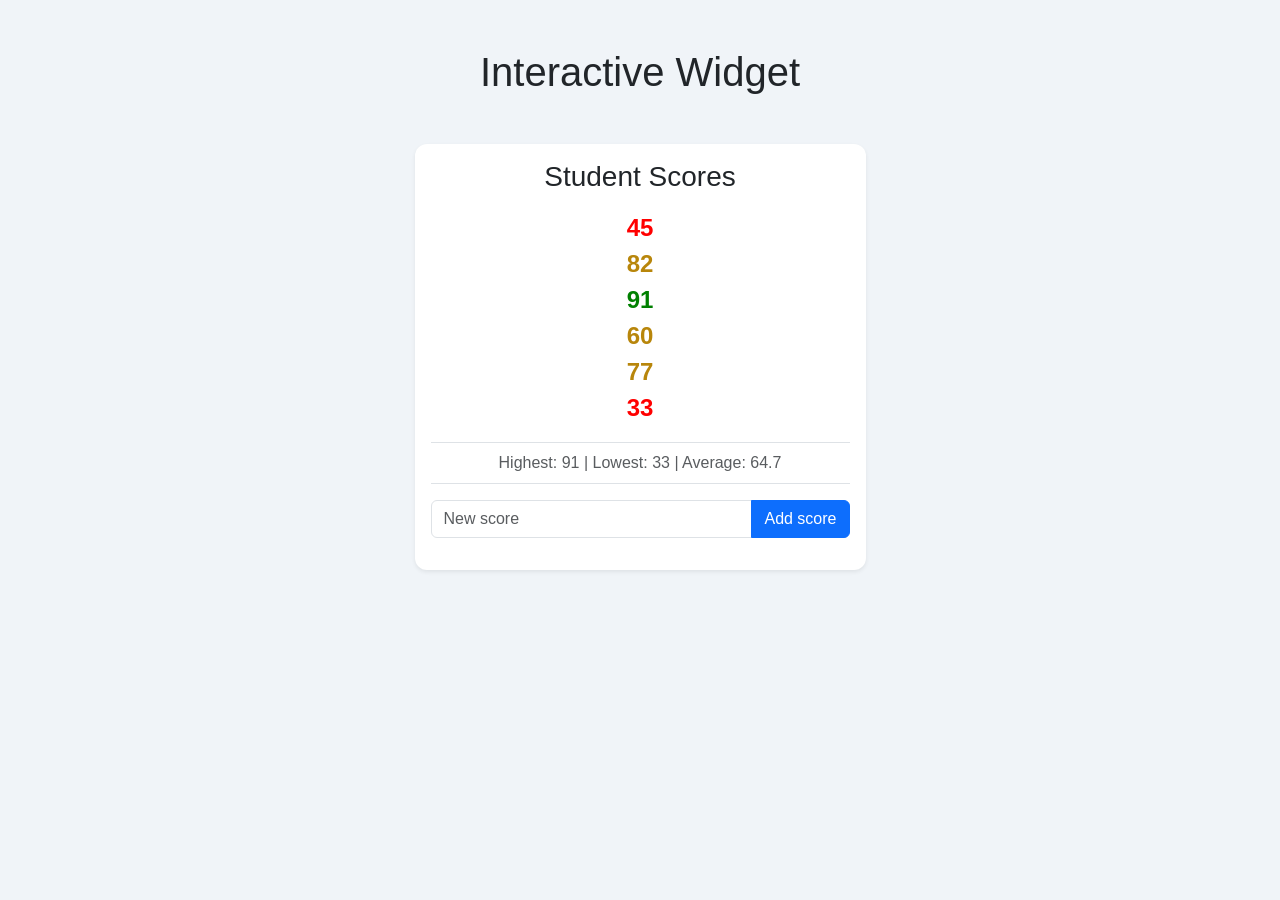
<file: Homework-Task4/Task4/index.html>
<!DOCTYPE html>
<html lang="en">
<head>
    <meta charset="UTF-8">
    <meta name="viewport" content="width=device-width, initial-scale=1.0">
    <title>Interactive Mini-Applications</title>
    <!-- Bootstrap 5 CSS -->
    <link href="https://cdn.jsdelivr.net/npm/bootstrap@5.3.3/dist/css/bootstrap.min.css" rel="stylesheet" integrity="sha384-QWTKZyjpPEjISv5WaRU9OFeRpok6YctnYmDr5pNlyT2bRjXh0JMhjY6hW+ALEwIH" crossorigin="anonymous">
    <!-- Custom CSS -->
    <link rel="stylesheet" href="style.css">
</head>
<body>

    <div class="container my-5">
        <h1 class="text-center mb-5">Interactive Widget</h1>
        <div class="row justify-content-center g-4">

            <!-- Widget 1: Profile Card -->
            <div class="col-lg-5 col-md-8">
                <div class="card h-100 shadow-sm">
                    <div class="card-body">
                        <h3 class="card-title text-center mb-3">Student Scores</h3>
                        
                        <div id="score-list" class="text-center fs-4 mb-3"></div>

                        <p id="score-summary" class="text-center text-muted border-top border-bottom py-2 my-3"></p>

                        <div class="input-group mb-3">
                            <input type="number" id="new-score-input" class="form-control" placeholder="New score">
                            <button class="btn btn-primary" type="button" id="add-score-btn">Add score</button>
                        </div>
                    </div>
                </div>
            </div>

        </div>
    </div>

    <!-- Custom JavaScript -->
    <script src="script.js"></script>
</body>
</html>
</file>
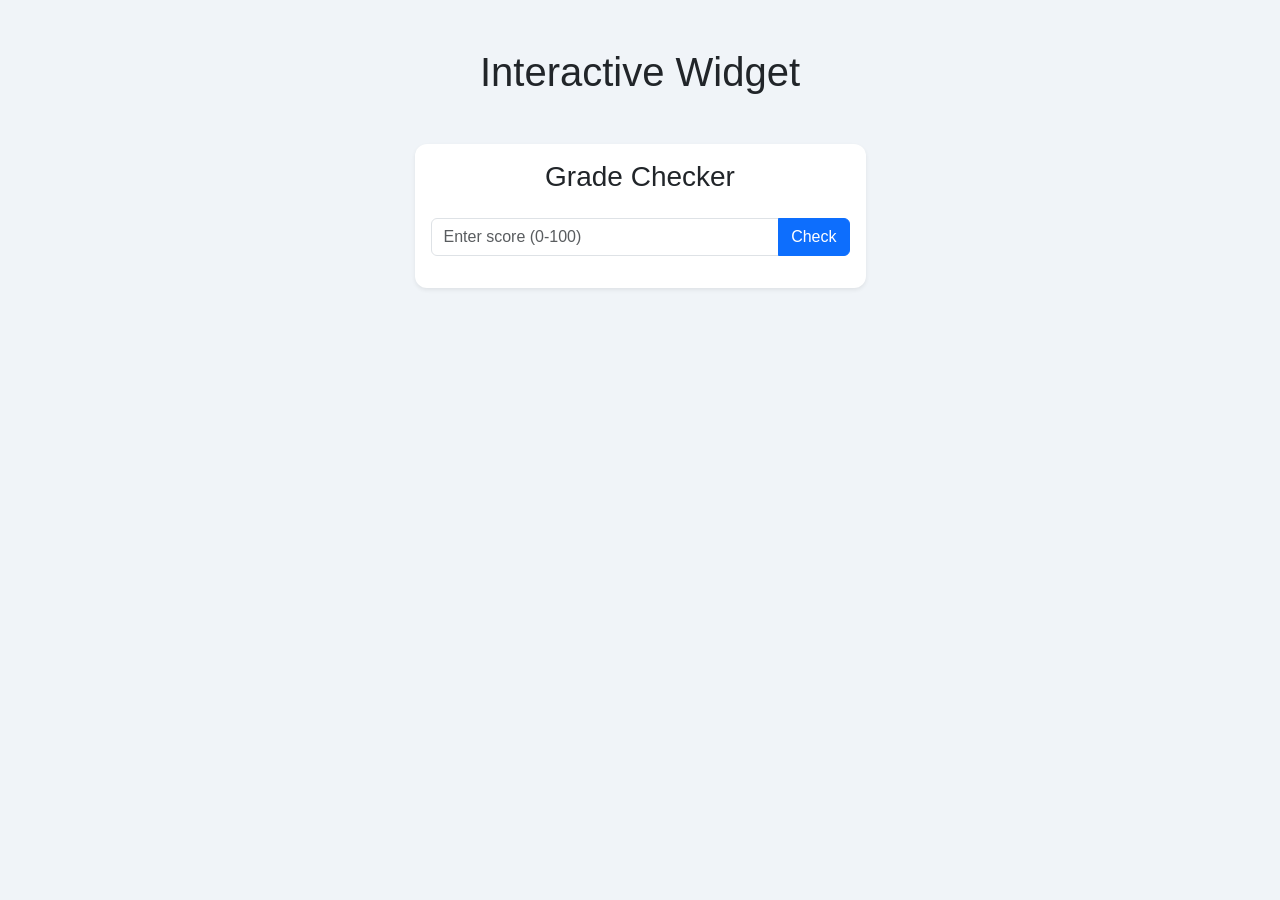
<file: Homework-Task4/HW/Task2/index.html>
<!DOCTYPE html>
<html lang="en">
<head>
    <meta charset="UTF-8">
    <meta name="viewport" content="width=device-width, initial-scale=1.0">
    <title>Interactive Mini-Applications</title>
    <!-- Bootstrap 5 CSS -->
    <link href="https://cdn.jsdelivr.net/npm/bootstrap@5.3.3/dist/css/bootstrap.min.css" rel="stylesheet" integrity="sha384-QWTKZyjpPEjISv5WaRU9OFeRpok6YctnYmDr5pNlyT2bRjXh0JMhjY6hW+ALEwIH" crossorigin="anonymous">
    <!-- Custom CSS -->
    <link rel="stylesheet" href="style.css">
</head>
<body>

    <div class="container my-5">
        <h1 class="text-center mb-5">Interactive Widget</h1>
        <div class="row justify-content-center g-4">

            <!-- Widget 1: Profile Card -->
            <div class="col-lg-5 col-md-8">
                <div class="card h-100 shadow-sm">
                    <div class="card-body">
                        <h3 class="card-title text-center mb-4">Grade Checker</h3>
                        <div class="input-group mb-3">
                            <input type="number" id="score-input" class="form-control" placeholder="Enter score (0-100)" min="0" max="100">
                            <button class="btn btn-primary" type="button" id="check-grade-btn">Check</button>
                        </div>
                        <div class="text-center">
                            <p id="grade-result" class="fs-5 fw-bold mt-3"></p>
                        </div>
                    </div>
                </div>
            </div>

        </div>
    </div>

    <!-- Custom JavaScript -->
    <script src="script.js"></script>
</body>
</html>
</file>
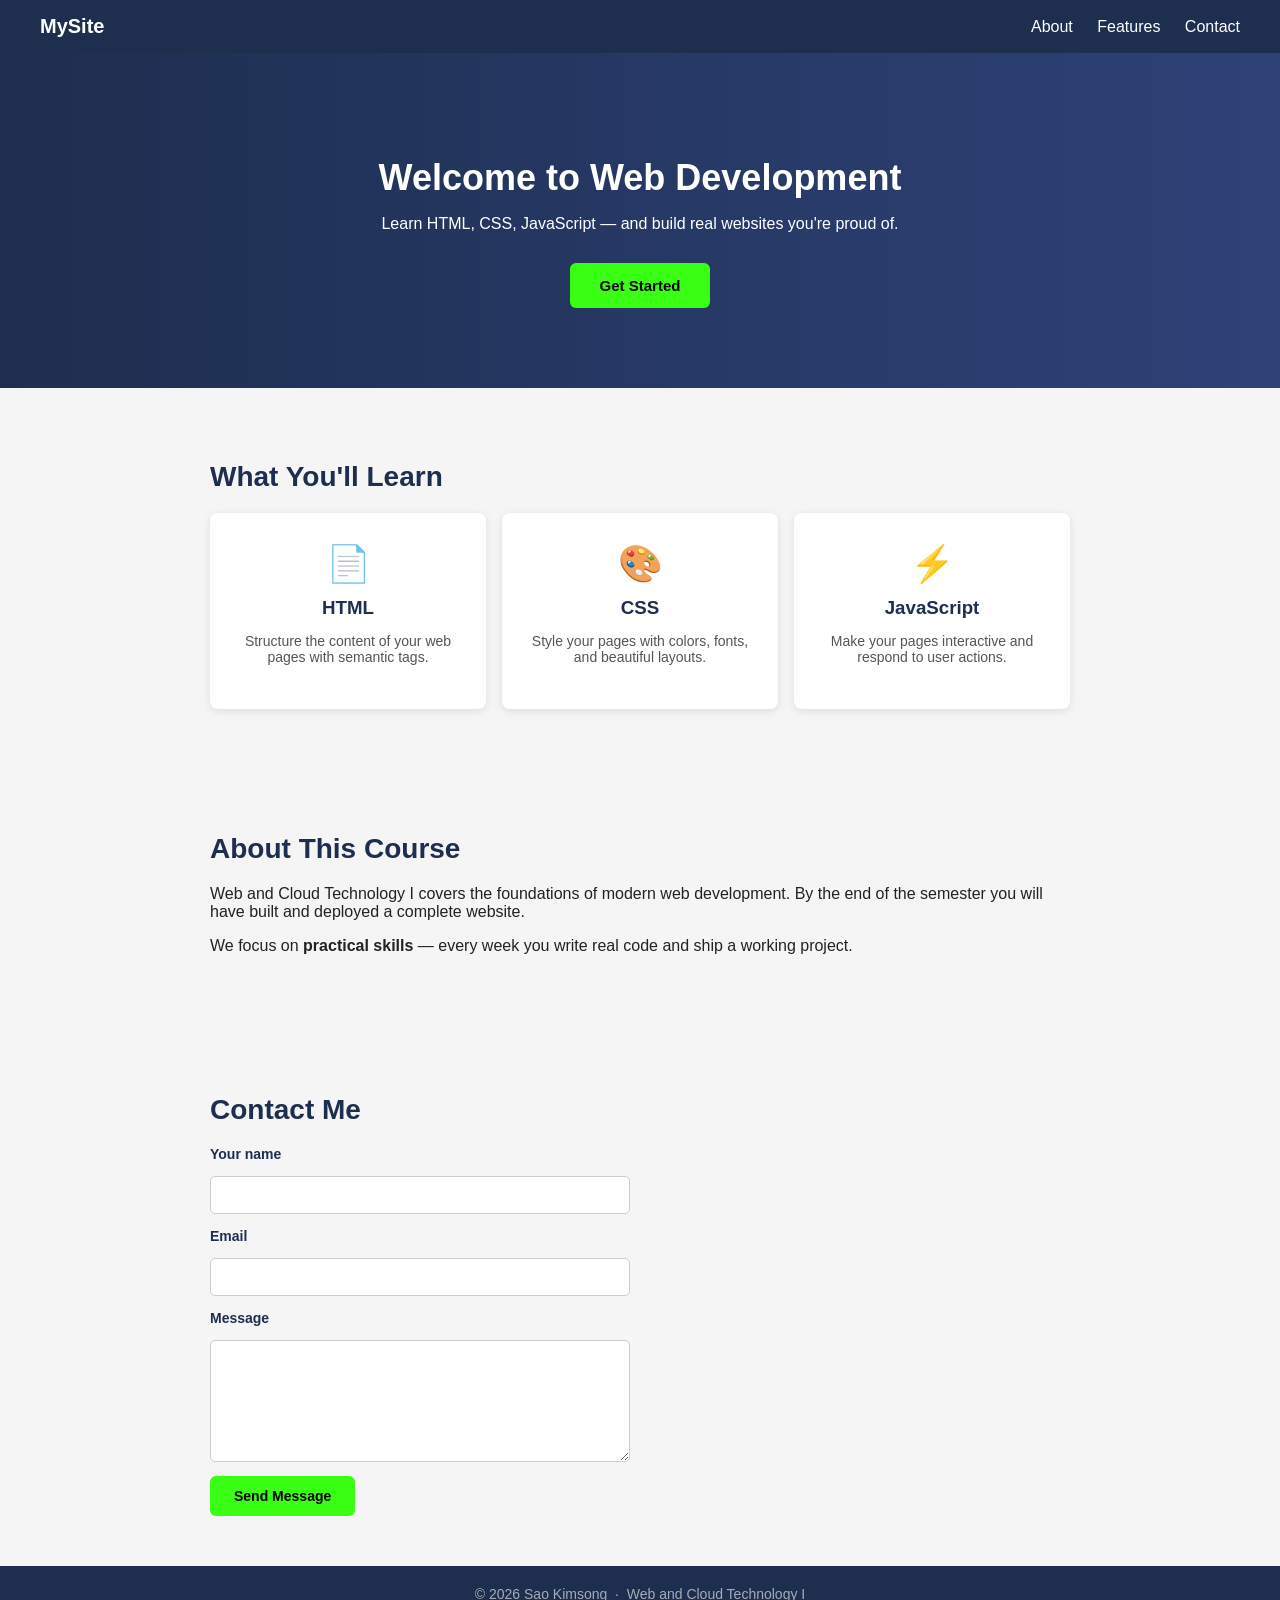
<file: My Site.html>
<!DOCTYPE html>
<html lang="en">
<head>
  <meta charset="UTF-8" />
  <title>MySite</title>
  <style>
    body {
      font-family: Arial, sans-serif;
      margin: 0;
      background: #f5f5f5;
      color: #222;
    }

    /* NAV */
    nav {
      background: #1e2e4f;
      display: flex;
      justify-content: space-between;
      align-items: center;
      padding: 15px 40px;
    }
    nav .logo {
      color: white;
      font-size: 20px;
      font-weight: bold;
    }
    nav a {
      color: white;
      text-decoration: none;
      margin-left: 20px;
    }

    /* HERO */
    .hero {
      background: linear-gradient(to right, #1e2e4f, #2e4278);
      text-align: center;
      padding: 80px 20px;
      color: white;
    }
    .hero h1 { font-size: 36px; margin-bottom: 15px; }
    .hero p  { font-size: 16px; margin-bottom: 30px; }
    .hero button {
      background: #39ff14;
      border: none;
      padding: 14px 30px;
      font-size: 15px;
      font-weight: bold;
      border-radius: 6px;
      cursor: pointer;
    }

    /* SECTIONS */
    .section {
      max-width: 860px;
      margin: 0 auto;
      padding: 50px 30px;
    }
    .section h2 { font-size: 28px; color: #1e2e4f; margin-bottom: 20px; }

    /* CARDS */
    .cards {
      display: flex;
      gap: 16px;
    }
    .card {
      background: white;
      border-radius: 8px;
      padding: 30px 20px;
      text-align: center;
      flex: 1;
      box-shadow: 0 2px 8px rgba(0,0,0,0.1);
    }
    .card span { font-size: 36px; }
    .card h3   { margin: 12px 0 8px; color: #1e2e4f; }
    .card p    { font-size: 14px; color: #555; }

    /* FORM */
    .section form { display: flex; flex-direction: column; gap: 14px; max-width: 420px; }
    label { font-weight: bold; font-size: 14px; color: #1e2e4f; }
    input, textarea {
      padding: 10px;
      border: 1px solid #ccc;
      border-radius: 5px;
      font-size: 14px;
      font-family: Arial, sans-serif;
    }
    textarea { height: 100px; resize: vertical; }
    form button {
      background: #39ff14;
      border: none;
      padding: 12px 24px;
      font-size: 14px;
      font-weight: bold;
      border-radius: 6px;
      cursor: pointer;
      width: fit-content;
    }

    /* FOOTER */
    footer {
      background: #1e2e4f;
      color: rgba(255,255,255,0.6);
      text-align: center;
      padding: 20px;
      font-size: 14px;
    }
  </style>
</head>
<body>

  <nav>
    <div class="logo">MySite</div>
    <div>
      <a href="#about">About</a>
      <a href="#features">Features</a>
      <a href="#contact">Contact</a>
    </div>
  </nav>

  <div class="hero">
    <h1>Welcome to Web Development</h1>
    <p>Learn HTML, CSS, JavaScript — and build real websites you're proud of.</p>
    <button>Get Started</button>
  </div>

  <div id="features" class="section">
    <h2>What You'll Learn</h2>
    <div class="cards">
      <div class="card">
        <span>📄</span>
        <h3>HTML</h3>
        <p>Structure the content of your web pages with semantic tags.</p>
      </div>
      <div class="card">
        <span>🎨</span>
        <h3>CSS</h3>
        <p>Style your pages with colors, fonts, and beautiful layouts.</p>
      </div>
      <div class="card">
        <span>⚡</span>
        <h3>JavaScript</h3>
        <p>Make your pages interactive and respond to user actions.</p>
      </div>
    </div>
  </div>

  <div id="about" class="section">
    <h2>About This Course</h2>
    <p>Web and Cloud Technology I covers the foundations of modern web development. By the end of the semester you will have built and deployed a complete website.</p>
    <p>We focus on <strong>practical skills</strong> — every week you write real code and ship a working project.</p>
  </div>

  <div id="contact" class="section">
    <h2>Contact Me</h2>
    <form>
      <label>Your name</label>
      <input type="text" />
      <label>Email</label>
      <input type="email" />
      <label>Message</label>
      <textarea></textarea>
      <button type="submit">Send Message</button>
    </form>
  </div>

  <footer>
    &copy; 2026 Sao Kimsong &nbsp;·&nbsp; Web and Cloud Technology I
  </footer>

</body>
</html>
</file>
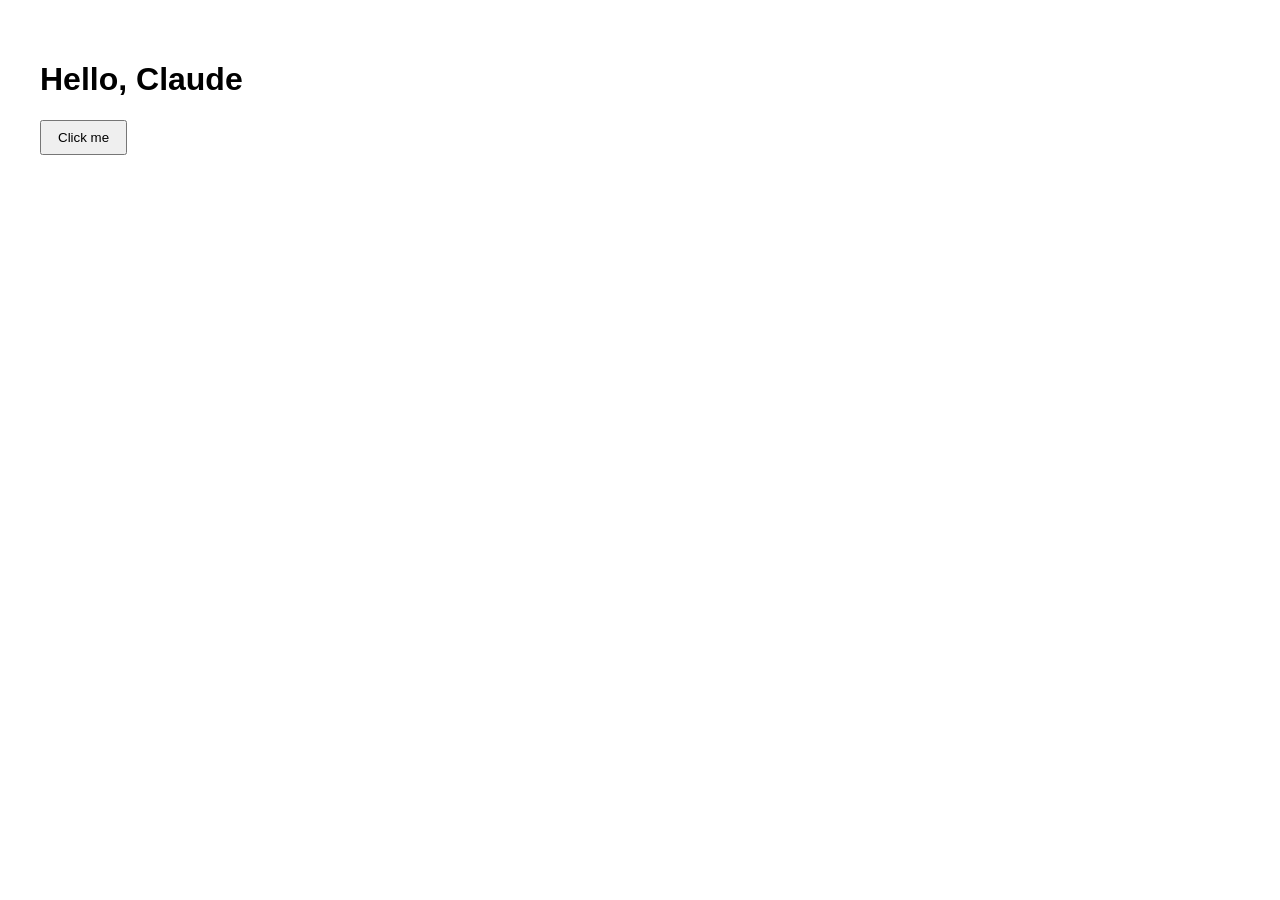
<file: week-01/hello.html>
<!doctype html>
<html lang="en">
<head>
  <meta charset="utf-8" />
  <title>Hello</title>
  <style>
    body { font-family: sans-serif; padding: 2rem; }
    button { padding: .5rem 1rem; }
  </style>
</head>
<body>
  <h1>Hello, Claude</h1>
  <button id="go">Click me</button>
  <p id="out"></p>

  <script>
    const btn = document.getElementById("go");
    const out = document.getElementById("out");
    btn.addEventListener("click", () => {
      out.textContent = "You clicked at " + new Date().toLocaleTimeString();
    });
  </script>
</body>
</html>
</file>
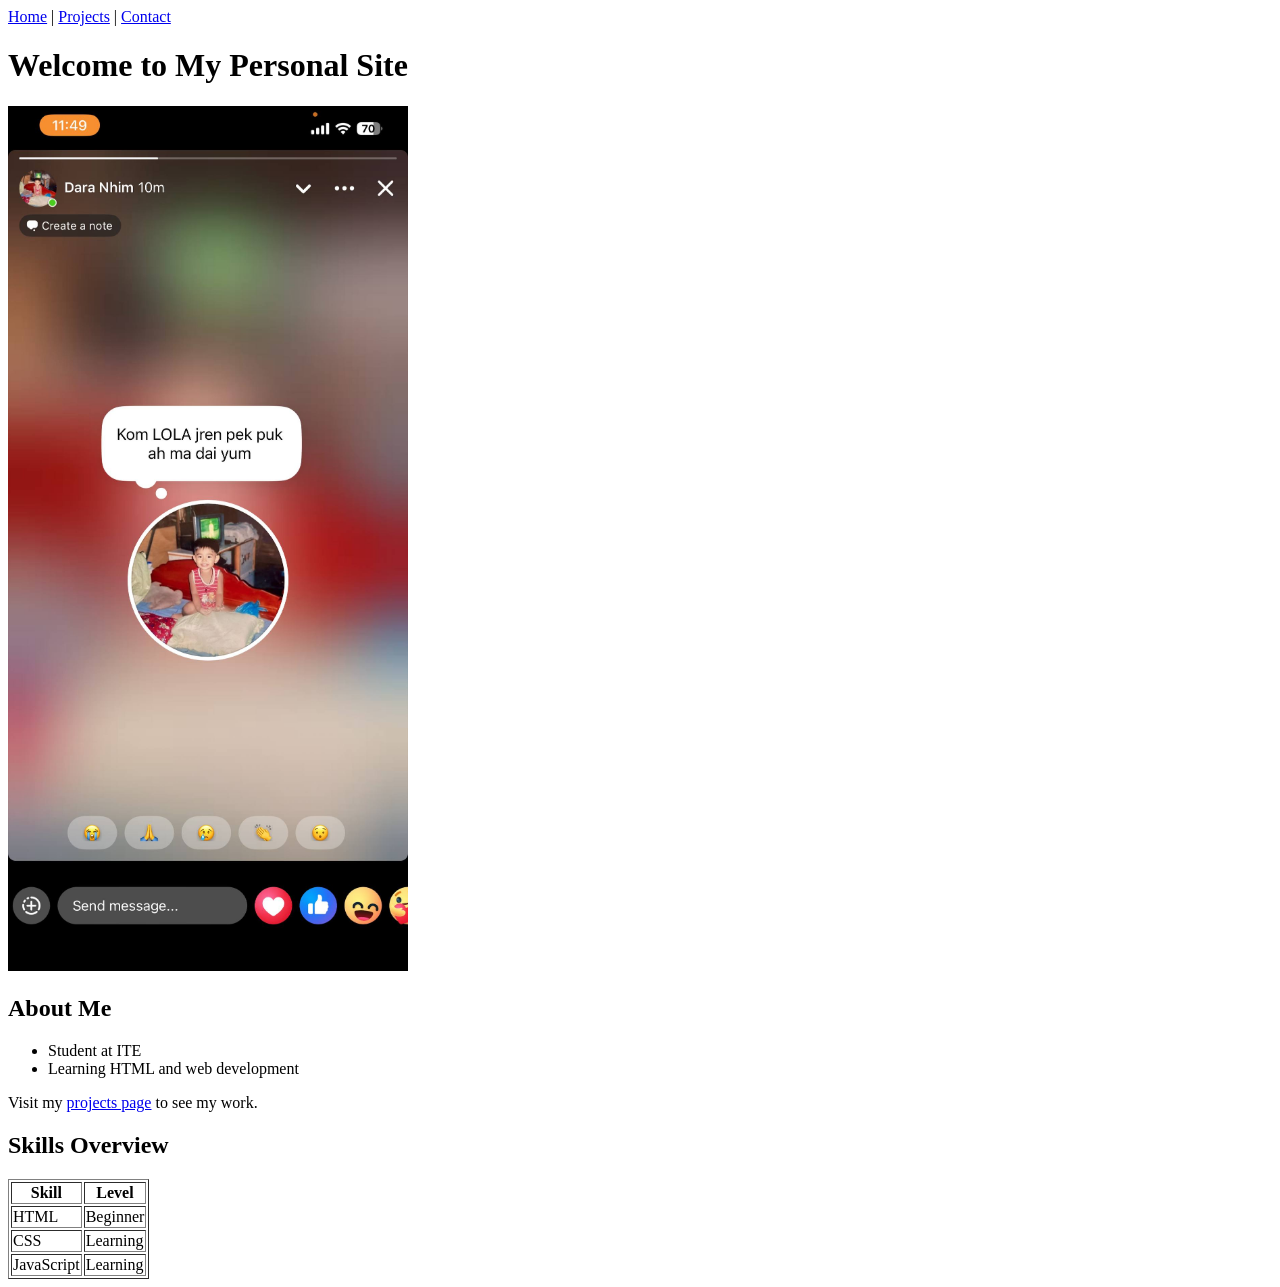
<file: week-02/home.html>
<!DOCTYPE html>
<html lang="en">
<head>
    <meta charset="UTF-8">
    <meta name="viewport" content="width=device-width, initial-scale=1.0">
    <title>Home - My Personal Site</title>
</head>
<body>
    <nav>
        <a href="home.html">Home</a> |
        <a href="projects.html">Projects</a> |
        <a href="contact.html">Contact</a>
    </nav>

    <h1>Welcome to My Personal Site</h1>

    <img src= ra.jpeg alt="Profile picture" width="400">

    <h2>About Me</h2>
    <ul>
        <li>Student at ITE</li>
        <li>Learning HTML and web development</li>
    </ul>

    <p>Visit my <a href="projects.html">projects page</a> to see my work.</p>

    <h2>Skills Overview</h2>
    <table border="1">
        <tr>
            <th>Skill</th>
            <th>Level</th>
        </tr>
        <tr>
            <td>HTML</td>
            <td>Beginner</td>
        </tr>
        <tr>
            <td>CSS</td>
            <td>Learning</td>
        </tr>
        <tr>
            <td>JavaScript</td>
            <td>Learning</td>
        </tr>
    </table>
</body>
</html>
</file>
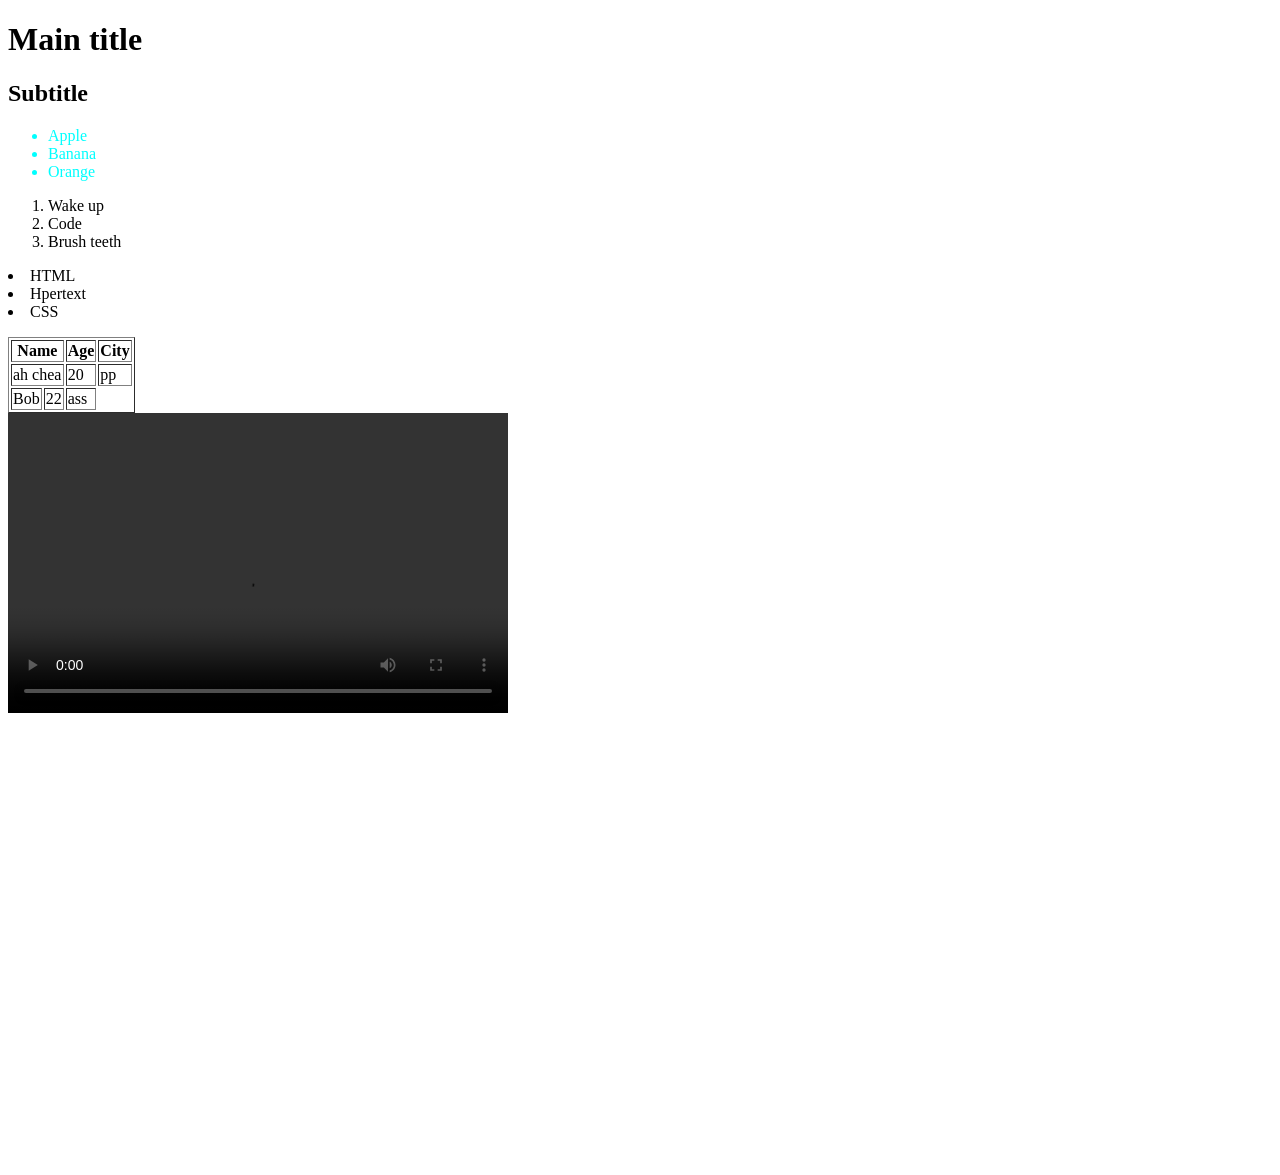
<file: week-02/week-02.html>
<!DOCTYPE html>
<html lang="en">
<head>
    <meta charset="UTF-8">
    <meta name="viewport" content="width=device-width, initial-scale=1.0">
    <link rel="stylesheet" href="style.css">
    <title>Document</title> 
</head>
<body>
    <h1> Main title <h1>
    <h2> Subtitle </h2>
    
    <ul class="container">
        <li>Apple</li>
        <li>Banana</li>
        <li>Orange</li>
    </ul>

    <ol>
        <li>Wake up</li>
        <li>Code</li>
        <li>Brush teeth</li>
    </ol>

    <dl>

        <li>HTML</li>
        <li>Hpertext </li>
        <li>CSS</li>
    </dl>
    
    <table border="1">
        <thead>
            <tr>
                <th colspan="2">Name</th>
                <th>Age</th>
                <th>City</th>
            </tr>            
        </thead>

        <tbody>
            <tr>
                <td colspan="2">ah chea</td>
                <td>20</td>
                <td>pp</td>
            </tr>
            <tr>
                <td>Bob</td>
                <td>22</td>
                <td>ass</td>
            </tr>
        </tbody>

    </table>

    <video width="500" height="300" controls>

        <source src="https://youtu.be/rfB53yFmrmk?list=RDrfB53yFmrmk" type="video/mp4">
    </video>

<iframe width="1048" height="446" src="https://www.youtube.com/embed/rfB53yFmrmk" title="GMENGZ - ប៉ាបងមានប្រាក់ (OFFICIAL VIDEO)" frameborder="0" allow="accelerometer; autoplay; clipboard-write; encrypted-media; gyroscope; picture-in-picture; web-share" referrerpolicy="strict-origin-when-cross-origin" allowfullscreen></iframe>
</body>
</html>
</file>
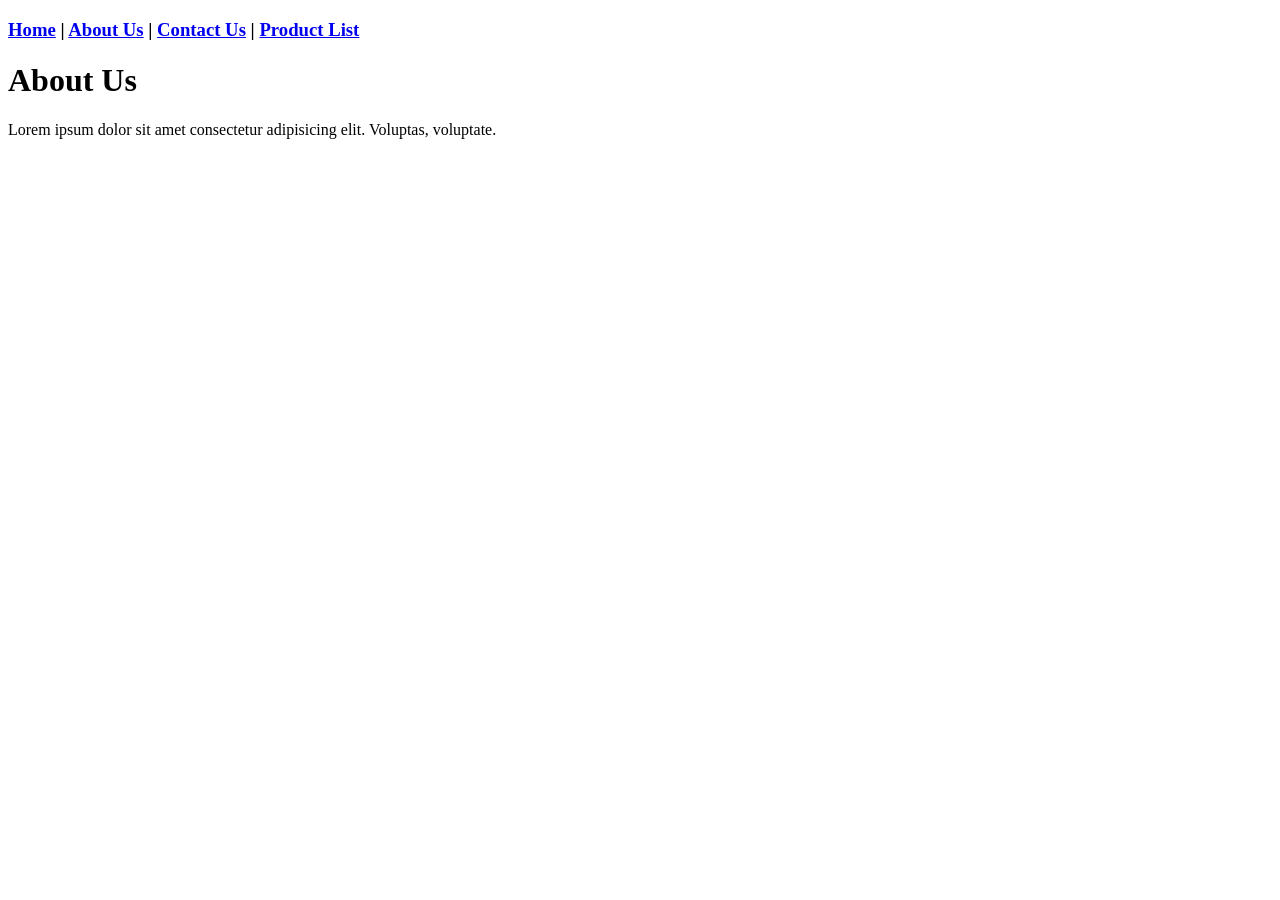
<file: week-03/aboutUs.html>
<!doctype html>
<html lang="en">
  <head>
    <meta charset="UTF-8" />
    <meta name="viewport" content="width=device-width, initial-scale=1.0" />
    <title>Document</title>
  </head>
  <body>
    <header>
      <nav>
        <h3>
          <a href="home.html">Home</a>
          |
          <a href="aboutUs.html">About Us</a>
          |
          <a href="contactUs.html">Contact Us</a>
          |
          <a href="ProductList.html">Product List</a>
        </h3>
      </nav>
    </header>
    <main>
        <h1>About Us</h1>
        <p>Lorem ipsum dolor sit amet consectetur adipisicing elit. Voluptas, voluptate.</p>
    </main>
  </body>
</html>
</file>
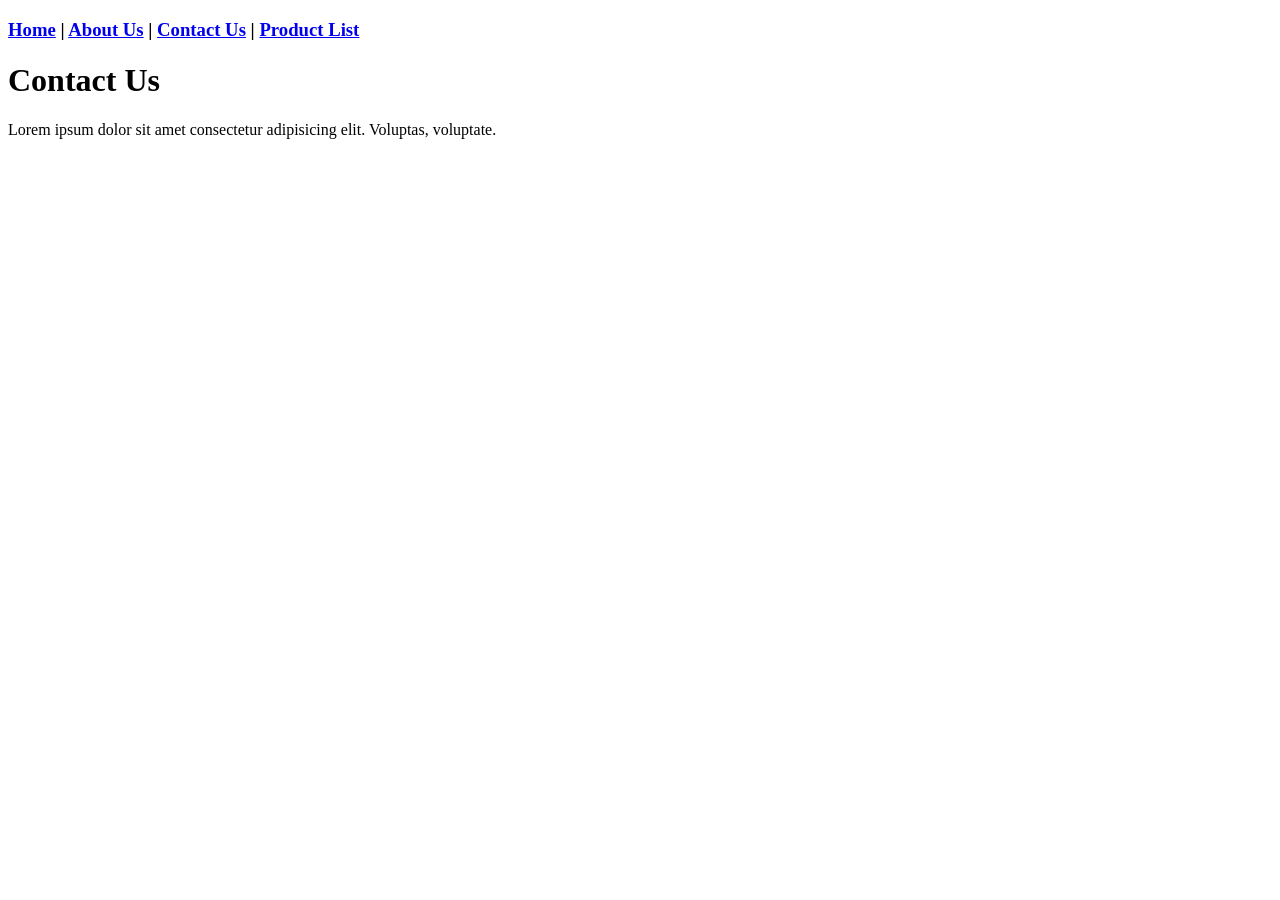
<file: week-03/contactUs.html>
<!doctype html>
<html lang="en">
  <head>
    <meta charset="UTF-8" />
    <meta name="viewport" content="width=device-width, initial-scale=1.0" />
    <title>Document</title>
  </head>
  <body>
    <header>
      <nav>
        <h3>
          <a href="home.html">Home</a>
          |
          <a href="aboutUs.html">About Us</a>
          |
          <a href="contactUs.html">Contact Us</a>
          |
          <a href="ProductList.html">Product List</a>
        </h3>
      </nav>
    </header>
    <main>
        <h1>Contact Us</h1>
        <p>Lorem ipsum dolor sit amet consectetur adipisicing elit. Voluptas, voluptate.</p>
    </main>
  </body>
</html>
</file>
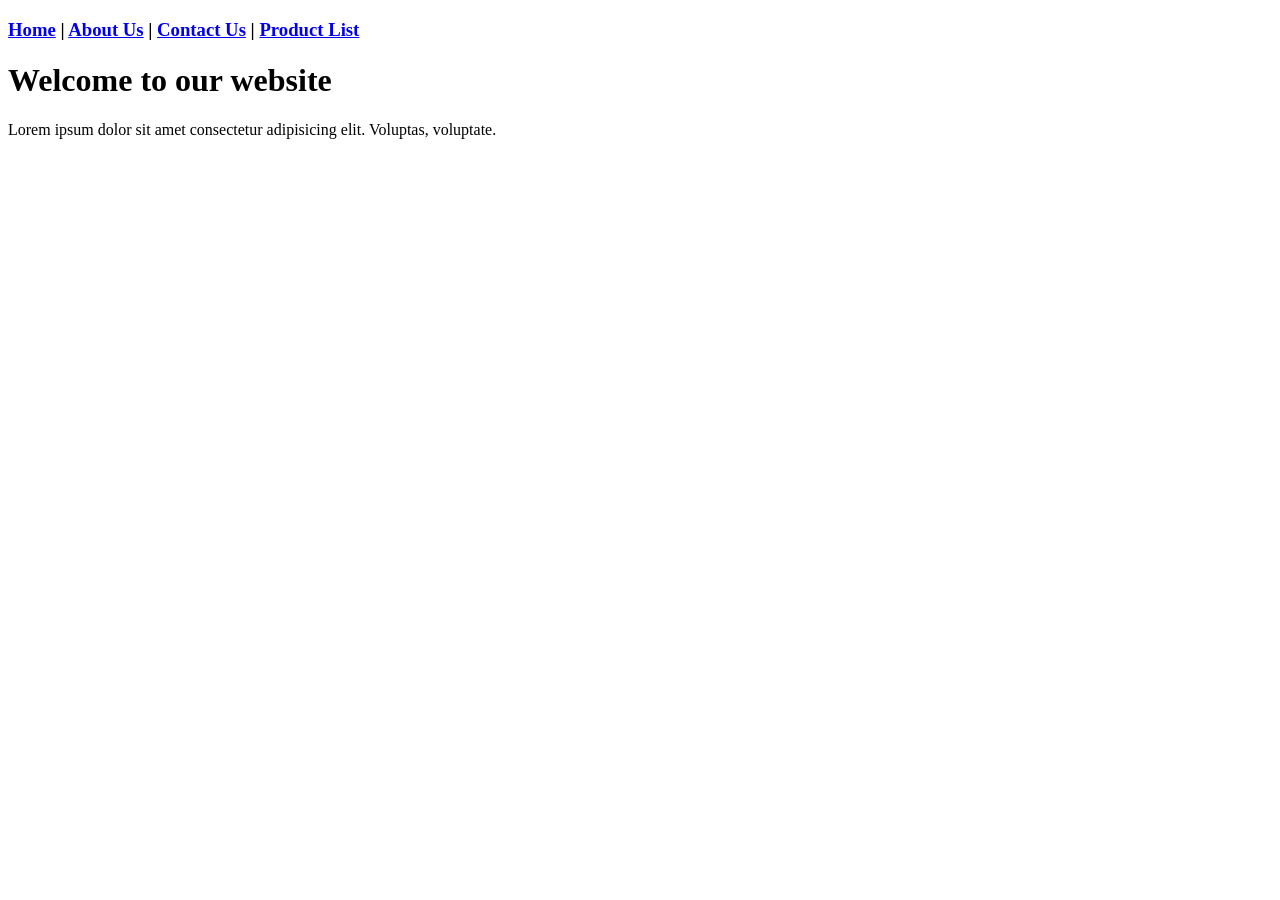
<file: week-03/home.html>
<!DOCTYPE html>
<html lang="en">
<head>
    <meta charset="UTF-8">
    <meta name="viewport" content="width=device-width, initial-scale=1.0">
    <title>Document</title>
</head>
<body>
    <header>
        <nav>
            <h3>
                <a href="home.html">Home</a>
                |
                <a href="aboutUs.html">About Us</a>
                |
                <a href="contactUs.html">Contact Us</a>
                |
                <a href="ProductList.html">Product List</a>
            </h3>
        </nav>
    </header>
    <main>
        <h1>Welcome to our website</h1>
        <p>Lorem ipsum dolor sit amet consectetur adipisicing elit. Voluptas, voluptate.</p>
    </main>
</body>
</html>
</file>
<file: Homework-Task4/Task4/style.css>
/* General body styling */
body {
    background-color: #f0f4f8;
    font-family: -apple-system, BlinkMacSystemFont, "Segoe UI", Roboto, Helvetica, Arial, sans-serif;
}

/* Ensure cards have a consistent look */
.card {
    border: none;
    border-radius: 0.75rem; /* Softer rounded corners */
}
</file>
<file: Homework-Task4/HW/Task2/style.css>
/* General body styling */
body {
    background-color: #f0f4f8;
    font-family: -apple-system, BlinkMacSystemFont, "Segoe UI", Roboto, Helvetica, Arial, sans-serif;
}

/* Ensure cards have a consistent look */
.card {
    border: none;
    border-radius: 0.75rem; /* Softer rounded corners */
}
</file>
<file: week-02/style.css>
.container {
    color: aqua;
}
</file>
